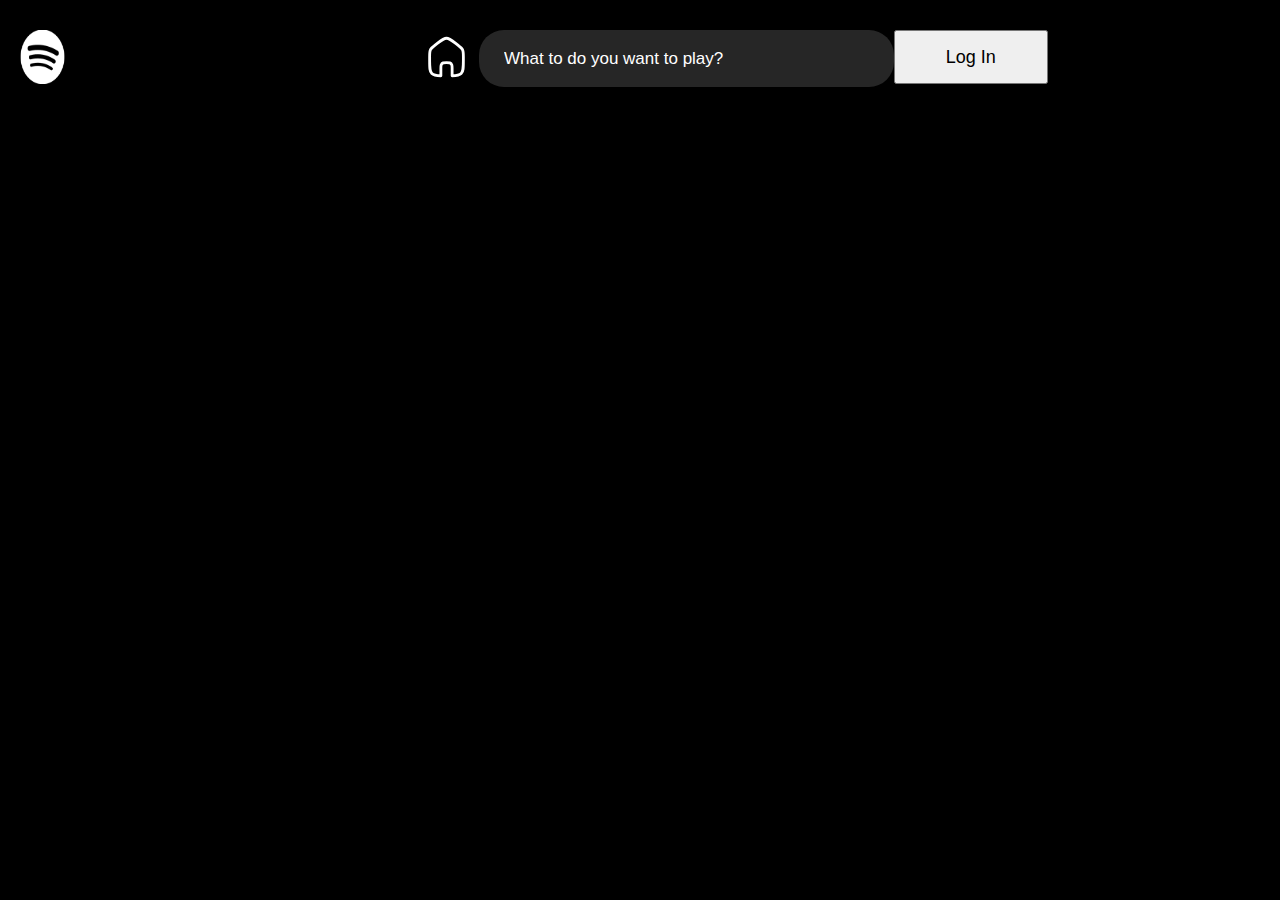
<file: index.html>
<!DOCTYPE html>
<html lang="en">

<head>
    <meta charset="UTF-8">
    <meta name="viewport" content="width=device-width, initial-scale=1.0">
    <title>spotify clone</title>
    <link rel="stylesheet" href="style.css">
</head>
<nav>
    <div class="logo">
        <div>
            <img src="download.png" alt="">
        </div>
        > <div><svg xmlns="http://www.w3.org/2000/svg" viewBox="0 0 24 24" width="24" height="24" color="#000000"
                fill="none">
                <path
                    d="M7.08848 4.76364L6.08847 5.54453C4.57182 6.72887 3.81348 7.32105 3.40674 8.15601C3 8.99097 3 9.95552 3 11.8846V13.9767C3 17.763 3 19.6562 4.17157 20.8325C5.11466 21.7793 6.52043 21.964 9 22V18.0057C9 17.0738 9 16.6078 9.15224 16.2403C9.35523 15.7502 9.74458 15.3609 10.2346 15.1579C10.6022 15.0057 11.0681 15.0057 12 15.0057C12.9319 15.0057 13.3978 15.0057 13.7654 15.1579C14.2554 15.3609 14.6448 15.7502 14.8478 16.2403C15 16.6078 15 17.0738 15 18.0057V22C17.4796 21.964 18.8853 21.7793 19.8284 20.8325C21 19.6562 21 17.763 21 13.9767V11.8846C21 9.95552 21 8.99097 20.5933 8.15601C20.1865 7.32105 19.4282 6.72887 17.9115 5.54453L16.9115 4.76364C14.5521 2.92121 13.3724 2 12 2C10.6276 2 9.44787 2.92121 7.08848 4.76364Z"
                    stroke="currentColor" stroke-width="1.5" stroke-linejoin="round" />
            </svg></div>
        <div></div>
        <input type="text" placeholder= "What to do you want to play?">
            <button>Log In</button>
    </div>
    </div>
>
</nav>

<body>

</body>

</html>
</file>
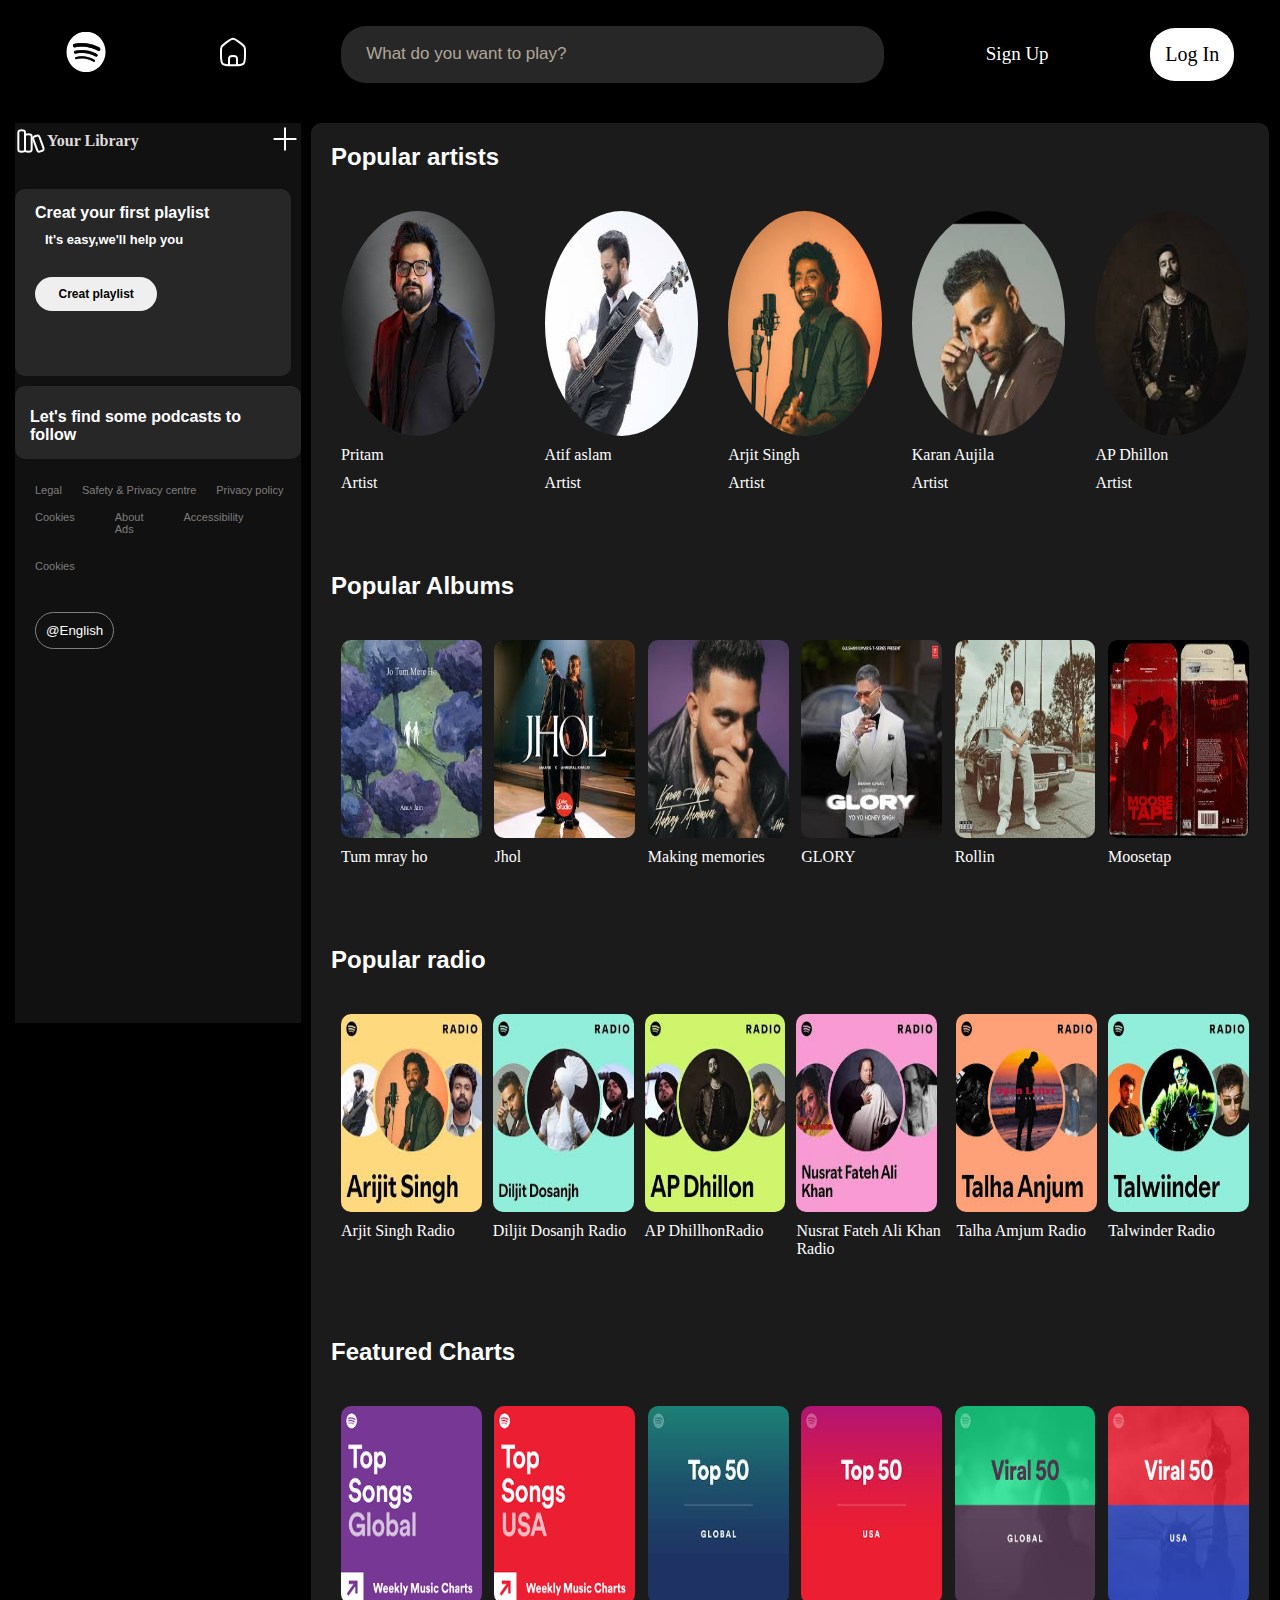
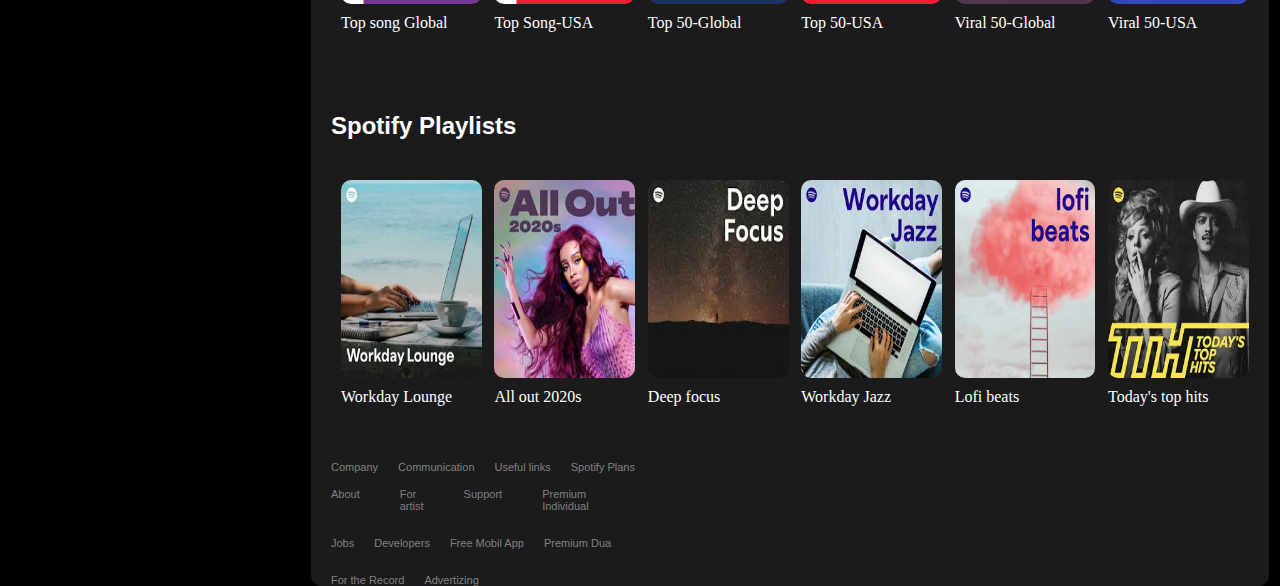
<file: Spotify.html>
<!DOCTYPE html>
<!-- saved from url=(0032)http://127.0.0.1:3000/index.html -->
<html lang="en">

<head>
    <meta http-equiv="Content-Type" content="text/html; charset=UTF-8">
    <script type="text/javascript" src="./Spotify_files/___vscode_livepreview_injected_script"></script>

    <meta name="viewport" content="width=device-width, initial-scale=1.0">
    <title>Spotify</title>
    <link rel="stylesheet" href="./Spotify_files/style.css">
</head>



<body>
    <div class="navbar">
        <div><img src="download.png" alt=""></div>
        <div><svg xmlns="http://www.w3.org/2000/svg" viewBox="0 0 24 24" width="32" height="32" color="#ffffff"
                fill="none">
                <path
                    d="M9 22L9.00192 17.9976C9.00236 17.067 9.00258 16.6017 9.15462 16.2347C9.35774 15.7443 9.74746 15.3547 10.2379 15.1519C10.6051 15 11.0704 15 12.001 15V15C12.9319 15 13.3974 15 13.7647 15.152C14.2553 15.355 14.645 15.7447 14.848 16.2353C15 16.6026 15 17.0681 15 17.999V22"
                    stroke="currentColor" stroke-width="1.5" />
                <path
                    d="M7.08848 4.76243L6.08847 5.54298C4.57181 6.72681 3.81348 7.31873 3.40674 8.15333C3 8.98792 3 9.95205 3 11.8803V13.9715C3 17.7562 3 19.6485 4.17157 20.8243C5.34315 22 7.22876 22 11 22H13C16.7712 22 18.6569 22 19.8284 20.8243C21 19.6485 21 17.7562 21 13.9715V11.8803C21 9.95205 21 8.98792 20.5933 8.15333C20.1865 7.31873 19.4282 6.72681 17.9115 5.54298L16.9115 4.76243C14.5521 2.92081 13.3724 2 12 2C10.6276 2 9.44787 2.92081 7.08848 4.76243Z"
                    stroke="currentColor" stroke-width="1.5" stroke-linejoin="round" />
            </svg></div>
        <div><input type="text" placeholder="What do you want to play?"></div>
        <button1>Sign Up</button1>
        <button2>Log In</button2>
    </div>

    </div>
    <div class="parent">
        <div class="left">
            <div class="left-header">
                <div class="library">
                    <svg xmlns="http://www.w3.org/2000/svg" viewBox="0 0 24 24" width="32" height="32" color="#ffffff"
                        fill="none">
                        <path
                            d="M7.5 17.5V6.5C7.5 5.56538 7.5 5.09808 7.29904 4.75C7.16739 4.52197 6.97803 4.33261 6.75 4.20096C6.40192 4 5.93462 4 5 4C4.06538 4 3.59808 4 3.25 4.20096C3.02197 4.33261 2.83261 4.52197 2.70096 4.75C2.5 5.09808 2.5 5.56538 2.5 6.5V17.5C2.5 18.4346 2.5 18.9019 2.70096 19.25C2.83261 19.478 3.02197 19.6674 3.25 19.799C3.59808 20 4.06538 20 5 20C5.93462 20 6.40192 20 6.75 19.799C6.97803 19.6674 7.16739 19.478 7.29904 19.25C7.5 18.9019 7.5 18.4346 7.5 17.5Z"
                            stroke="currentColor" stroke-width="1.5" stroke-linecap="round" stroke-linejoin="round" />
                        <path
                            d="M12.5 17.5V9.5C12.5 8.56538 12.5 8.09808 12.299 7.75C12.1674 7.52197 11.978 7.33261 11.75 7.20096C11.4019 7 10.9346 7 10 7C9.06538 7 8.59808 7 8.25 7.20096C8.02197 7.33261 7.83261 7.52197 7.70096 7.75C7.5 8.09808 7.5 8.56538 7.5 9.5V17.5C7.5 18.4346 7.5 18.9019 7.70096 19.25C7.83261 19.478 8.02197 19.6674 8.25 19.799C8.59808 20 9.06538 20 10 20C10.9346 20 11.4019 20 11.75 19.799C11.978 19.6674 12.1674 19.478 12.299 19.25C12.5 18.9019 12.5 18.4346 12.5 17.5Z"
                            stroke="currentColor" stroke-width="1.5" stroke-linecap="round" stroke-linejoin="round" />
                        <path
                            d="M18.6795 9.78092C18.3599 8.90175 18.2 8.46217 17.8919 8.20363C17.6902 8.03442 17.4476 7.92127 17.1883 7.87555C16.7922 7.80568 16.3527 7.9658 15.4738 8.28605C14.5959 8.60591 14.157 8.76584 13.8987 9.07376C13.7297 9.2753 13.6166 9.51773 13.5709 9.77675C13.501 10.1725 13.6606 10.6116 13.9799 11.4896L16.3754 18.0781C16.6951 18.9573 16.8549 19.3969 17.163 19.6554C17.3647 19.8246 17.6074 19.9378 17.8666 19.9835C18.2627 20.0534 18.7022 19.8933 19.5812 19.573C20.4591 19.2532 20.898 19.0932 21.1562 18.7853C21.3252 18.5838 21.4383 18.3413 21.484 18.0823C21.5539 17.6866 21.3943 17.2475 21.075 16.3694L18.6795 9.78092Z"
                            stroke="currentColor" stroke-width="1.5" stroke-linecap="round" stroke-linejoin="round" />
                    </svg>
                    <div>Your Library</div>
                </div>
                <div><svg xmlns="http://www.w3.org/2000/svg" viewBox="0 0 24 24" width="32" height="32" color="#ffffff"
                        fill="none">
                        <path d="M12 4V20M20 12H4" stroke="currentColor" stroke-width="1.5" stroke-linecap="round"
                            stroke-linejoin="round" />
                    </svg></div>
            </div>
            <div class="playlist">
                <h4>Creat your first playlist</h4>
                <p>It's easy,we'll help you</p>
                <button>Creat playlist</button>
            </div>
            <div class="podcast">
                <h4>Let's find some podcasts to follow</h4>
            </div>
            <div class="text">
                <div>Legal</div>
                <div>Safety & Privacy centre</div>
                <div>Privacy policy</div>

            </div>
            <div class="texts">
                <div>Cookies</div>
                <div>About Ads</div>
                <div>Accessibility</div>
            </div>
            <div class="text">
                <div>Cookies</div>
            </div>
            <div class="btn">
                <button>@English</button>
            </div>
        </div>

        <div class="right">
            <h2>Popular artists</h2>

            <div class="actors">

                <ul>
                    <li><img src="download.jpeg" alt="">
                        <p>Pritam</p>
                        <p>Artist</p>
                    </li>
                    <div></div>
                    <li><img src="download (1).jpeg" alt="">
                        <p>Atif aslam</p>
                        <p>Artist</p>
                    </li>
                    <li><img src="download (2).jpeg" alt="">
                        <p>Arjit Singh</p>
                        <p>Artist</p>
                    </li>
                    <li><img src="download (3).jpeg" alt="">
                        <p>Karan Aujila</p>
                        <p>Artist</p>
                    </li>
                    <li><img src="img.jpeg" alt="">
                        <p> AP Dhillon</p>
                        <p>Artist</p>
                    </li>

                </ul>


            </div>
            <div class="album">
                <h2>Popular Albums</h2>
                <div class="albums">
                    <ul>
                        <li><img src="download (5).jpeg" alt="">
                            <p>Tum mray ho</p>
                        </li>
                        <li><img src="download (6).jpeg" alt="">
                            <p>Jhol</p>
                        </li>
                        <li><img src="download (7).jpeg" alt="">
                            <p>Making memories</p>
                        </li>
                        <li><img src="download (8).jpeg" alt="">
                            <p>GLORY</p>
                        </li>
                        <li><img src="download (9).jpeg" alt="">
                            <p> Rollin</p>
                        </li>
                        <li><img src="download (10).jpeg" alt="">
                            <p>Moosetap</p>
                        </li>
                </div>
                </ul>
                <div class="radio">
                    <h2>Popular radio</h2>
                    <div class="Radio">
                        <ul>
                            <li><img src="1 r.jpeg" alt="">
                                <p>Arjit Singh Radio</p>
                            </li>
                            <li><img src="2R.jpeg" alt="">
                                <p>Diljit Dosanjh Radio</p>
                            </li>
                            <li><img src="3R.jpeg" alt="">
                                <p>AP DhillhonRadio</p>
                            </li>
                            <li><img src="4R.jpeg" alt="">
                                <p>Nusrat Fateh Ali Khan Radio</p>
                            </li>
                            <li><img src="5R.jpeg" alt="">
                                <p>Talha Amjum Radio</p>
                            </li>
                            <li><img src="6r.jpeg" alt="">
                                <p>Talwinder Radio</p>
                            </li>
                        </ul>
                        <div class="radio">
                            <h2>Featured Charts</h2>
                            <div class="Radio">
                                <ul>
                                    <li><img src="f1.png" alt="">
                                        <p>Top song Global</p>
                                    </li>
                                    <li><img src="f2.png" alt="">
                                        <p>Top Song-USA </p>
                                    </li>
                                    <li><img src="f3.jpeg" alt="">
                                        <p>Top 50-Global</p>
                                    </li>
                                    <li><img src="f4.jpeg" alt="">
                                        <p>Top 50-USA</p>
                                    </li>
                                    <li><img src="f5.jpeg" alt="">
                                        <p>Viral 50-Global</p>
                                    </li>
                                    <li><img src="f6.jpeg" alt="">
                                        <p>Viral 50-USA </p>
                                    </li>
                                </ul>
                                <div class="radio">
                                    <h2>Spotify Playlists</h2>
                                    <div class="Radio">
                                        <ul>
                                            <li><img src="p1.jpeg" alt="">
                                                <p>Workday Lounge</p>
                                            </li>
                                            <li><img src="p2.jpeg" alt="">All out 2020s </p>
                                            </li>
                                            <li><img src="p3.jpeg">
                                                <p>Deep focus</p>
                                            </li>
                                            <li><img src="p4.jpeg" alt="">
                                                <p>Workday Jazz</p>
                                            </li>
                                            <li><img src="p5.jpeg" alt="">
                                                <p>Lofi beats</p>
                                            </li>
                                            <li><img src="p6.jpeg" alt="">
                                                <p>Today's top hits</p>
                                            </li>
                                        </ul>

                                        <div class="text">
                                            <div>Company</div>
                                            <div>Communication</div>
                                            <div>Useful links</div>
                                            <div>Spotify Plans</div>

                                        </div>
                                        <div class="texts">
                                            <div>About</div>
                                            <div>For artist</div>
                                            <div>Support</div>
                                            <div>Premium Individual</div>
                                        </div>
                                        <div class="text">
                                            <div>Jobs</div>
                                            <div>Developers</div>
                                            <div>Free Mobil App</div>
                                            <div>Premium Dua</div>
                                        </div>
                                        <div class="text">
                                            <div>For the Record</div>
                                            <div>Advertizing</div>

                                        </div>

                                    </div>

                                </div>

                            </div>
                        </div>



</body>

</html>
</file>
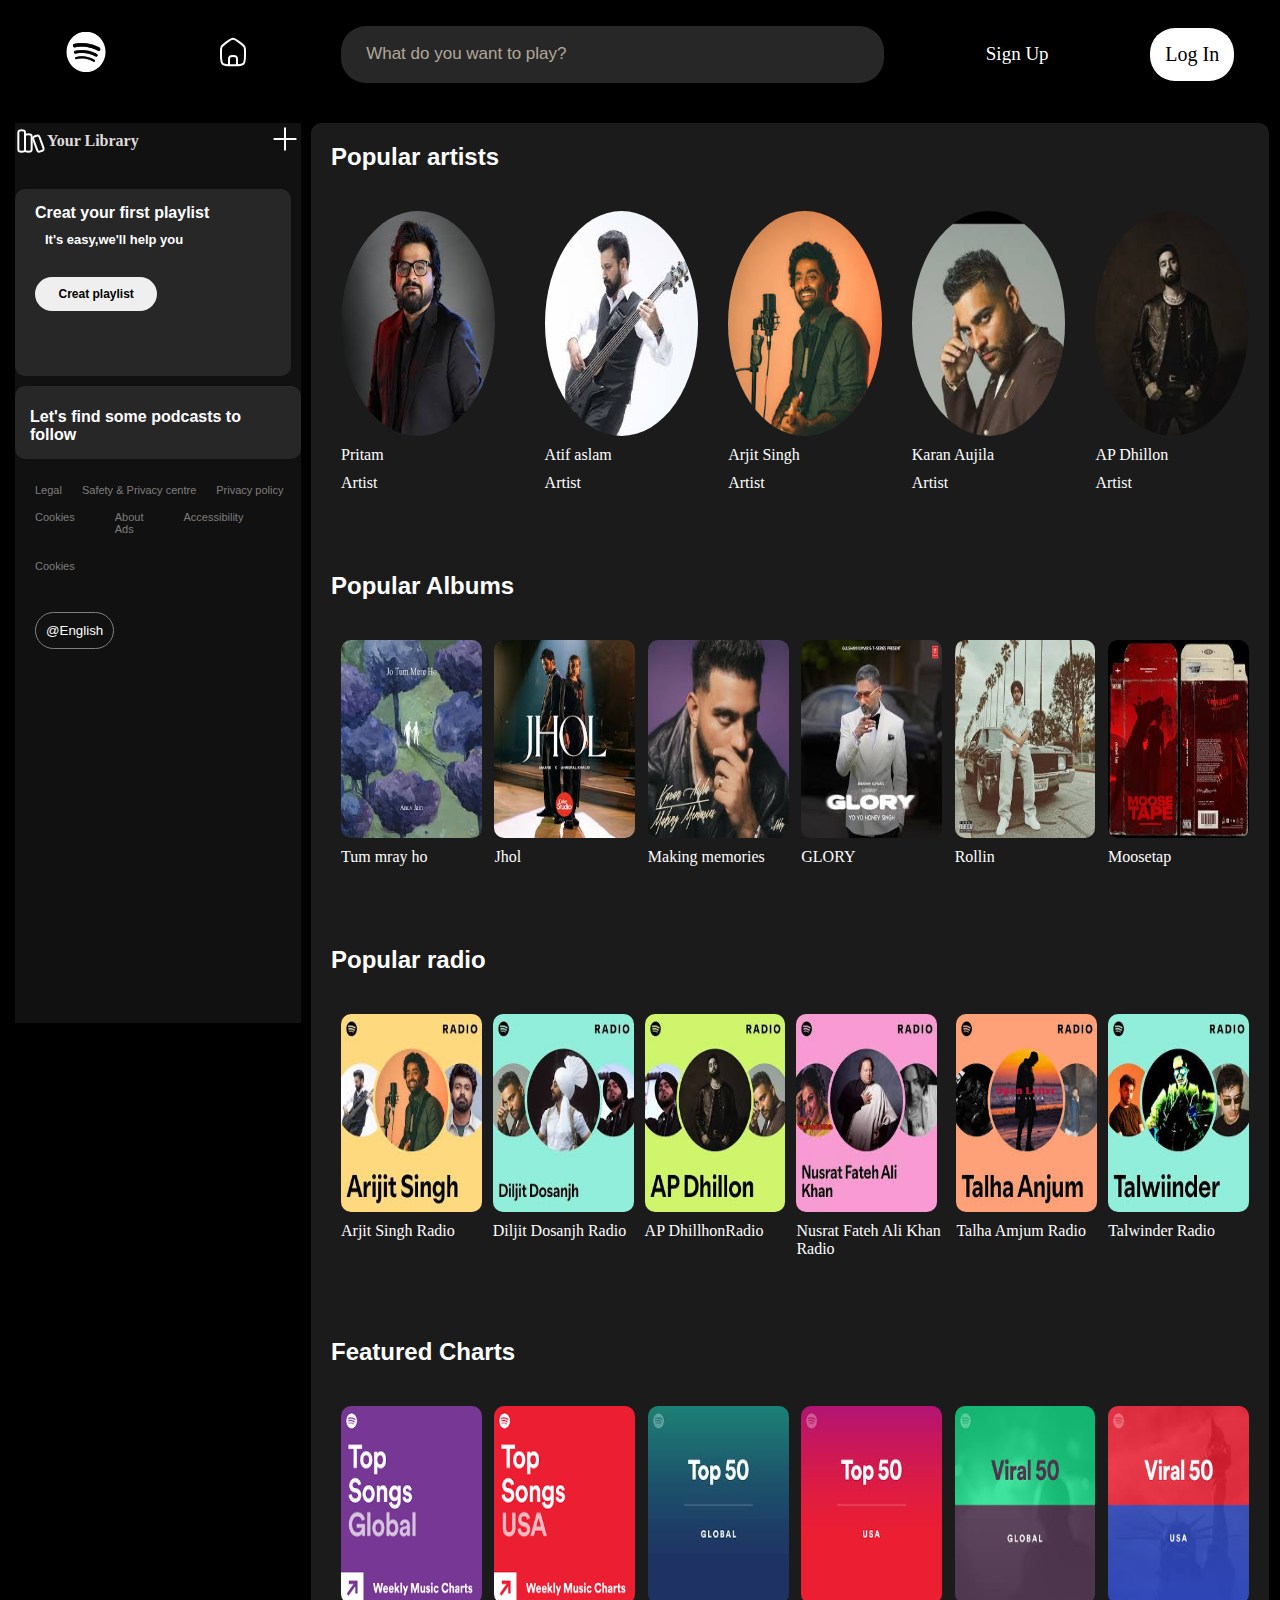
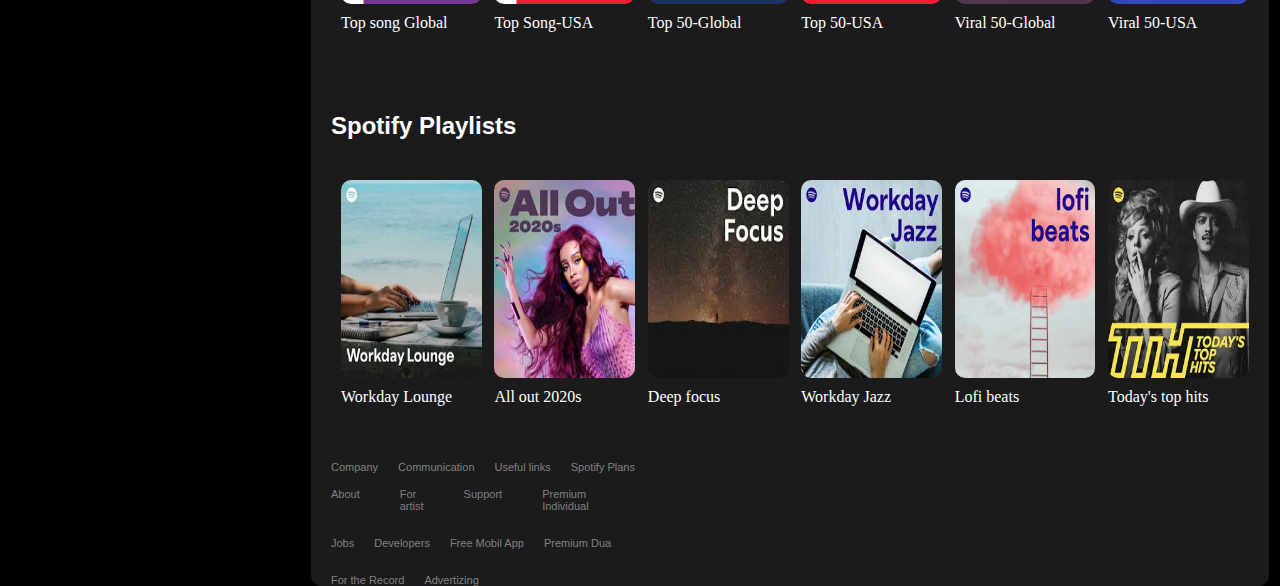
<file: Spotify1.html>
<!DOCTYPE html>
<!-- saved from url=(0053)http://127.0.0.1:3000/d:/spotify%20clone/Spotify.html -->
<html lang="en"><head><meta http-equiv="Content-Type" content="text/html; charset=UTF-8"><script type="text/javascript" src="./Spotify1_files/___vscode_livepreview_injected_script"></script>
    
    <script type="text/javascript" src="./Spotify1_files/___vscode_livepreview_injected_script(1)"></script>

    <meta name="viewport" content="width=device-width, initial-scale=1.0">
    <title>Spotify</title>
    <link rel="stylesheet" href="./Spotify1_files/style.css">
</head>



<body>
    <div class="navbar">
        <div><img src="./Spotify1_files/download.png" alt=""></div>
        <div><svg xmlns="http://www.w3.org/2000/svg" viewBox="0 0 24 24" width="32" height="32" color="#ffffff" fill="none">
                <path d="M9 22L9.00192 17.9976C9.00236 17.067 9.00258 16.6017 9.15462 16.2347C9.35774 15.7443 9.74746 15.3547 10.2379 15.1519C10.6051 15 11.0704 15 12.001 15V15C12.9319 15 13.3974 15 13.7647 15.152C14.2553 15.355 14.645 15.7447 14.848 16.2353C15 16.6026 15 17.0681 15 17.999V22" stroke="currentColor" stroke-width="1.5"></path>
                <path d="M7.08848 4.76243L6.08847 5.54298C4.57181 6.72681 3.81348 7.31873 3.40674 8.15333C3 8.98792 3 9.95205 3 11.8803V13.9715C3 17.7562 3 19.6485 4.17157 20.8243C5.34315 22 7.22876 22 11 22H13C16.7712 22 18.6569 22 19.8284 20.8243C21 19.6485 21 17.7562 21 13.9715V11.8803C21 9.95205 21 8.98792 20.5933 8.15333C20.1865 7.31873 19.4282 6.72681 17.9115 5.54298L16.9115 4.76243C14.5521 2.92081 13.3724 2 12 2C10.6276 2 9.44787 2.92081 7.08848 4.76243Z" stroke="currentColor" stroke-width="1.5" stroke-linejoin="round"></path>
            </svg></div>
        <div><input type="text" placeholder="What do you want to play?"></div>
        <button1>Sign Up</button1>
        <button2>Log In</button2>
    </div>

    
    <div class="parent">
        <div class="left">
            <div class="left-header">
                <div class="library">
                    <svg xmlns="http://www.w3.org/2000/svg" viewBox="0 0 24 24" width="32" height="32" color="#ffffff" fill="none">
                        <path d="M7.5 17.5V6.5C7.5 5.56538 7.5 5.09808 7.29904 4.75C7.16739 4.52197 6.97803 4.33261 6.75 4.20096C6.40192 4 5.93462 4 5 4C4.06538 4 3.59808 4 3.25 4.20096C3.02197 4.33261 2.83261 4.52197 2.70096 4.75C2.5 5.09808 2.5 5.56538 2.5 6.5V17.5C2.5 18.4346 2.5 18.9019 2.70096 19.25C2.83261 19.478 3.02197 19.6674 3.25 19.799C3.59808 20 4.06538 20 5 20C5.93462 20 6.40192 20 6.75 19.799C6.97803 19.6674 7.16739 19.478 7.29904 19.25C7.5 18.9019 7.5 18.4346 7.5 17.5Z" stroke="currentColor" stroke-width="1.5" stroke-linecap="round" stroke-linejoin="round"></path>
                        <path d="M12.5 17.5V9.5C12.5 8.56538 12.5 8.09808 12.299 7.75C12.1674 7.52197 11.978 7.33261 11.75 7.20096C11.4019 7 10.9346 7 10 7C9.06538 7 8.59808 7 8.25 7.20096C8.02197 7.33261 7.83261 7.52197 7.70096 7.75C7.5 8.09808 7.5 8.56538 7.5 9.5V17.5C7.5 18.4346 7.5 18.9019 7.70096 19.25C7.83261 19.478 8.02197 19.6674 8.25 19.799C8.59808 20 9.06538 20 10 20C10.9346 20 11.4019 20 11.75 19.799C11.978 19.6674 12.1674 19.478 12.299 19.25C12.5 18.9019 12.5 18.4346 12.5 17.5Z" stroke="currentColor" stroke-width="1.5" stroke-linecap="round" stroke-linejoin="round"></path>
                        <path d="M18.6795 9.78092C18.3599 8.90175 18.2 8.46217 17.8919 8.20363C17.6902 8.03442 17.4476 7.92127 17.1883 7.87555C16.7922 7.80568 16.3527 7.9658 15.4738 8.28605C14.5959 8.60591 14.157 8.76584 13.8987 9.07376C13.7297 9.2753 13.6166 9.51773 13.5709 9.77675C13.501 10.1725 13.6606 10.6116 13.9799 11.4896L16.3754 18.0781C16.6951 18.9573 16.8549 19.3969 17.163 19.6554C17.3647 19.8246 17.6074 19.9378 17.8666 19.9835C18.2627 20.0534 18.7022 19.8933 19.5812 19.573C20.4591 19.2532 20.898 19.0932 21.1562 18.7853C21.3252 18.5838 21.4383 18.3413 21.484 18.0823C21.5539 17.6866 21.3943 17.2475 21.075 16.3694L18.6795 9.78092Z" stroke="currentColor" stroke-width="1.5" stroke-linecap="round" stroke-linejoin="round"></path>
                    </svg>
                    <div>Your Library</div>
                </div>
                <div><svg xmlns="http://www.w3.org/2000/svg" viewBox="0 0 24 24" width="32" height="32" color="#ffffff" fill="none">
                        <path d="M12 4V20M20 12H4" stroke="currentColor" stroke-width="1.5" stroke-linecap="round" stroke-linejoin="round"></path>
                    </svg></div>
            </div>
            <div class="playlist">
                <h4>Creat your first playlist</h4>
                <p>It's easy,we'll help you</p>
                <button>Creat playlist</button>
            </div>
            <div class="podcast">
                <h4>Let's find some podcasts to follow</h4>
            </div>
            <div class="text">
                <div>Legal</div>
                <div>Safety &amp; Privacy centre</div>
                <div>Privacy policy</div>

            </div>
            <div class="texts">
                <div>Cookies</div>
                <div>About Ads</div>
                <div>Accessibility</div>
            </div>
            <div class="text">
                <div>Cookies</div>
            </div>
            <div class="btn">
                <button>@English</button>
            </div>
        </div>

        <div class="right">
            <h2>Popular artists</h2>

            <div class="actors">

                <ul>
                    <li><img src="./Spotify1_files/download.jpeg" alt="">
                        <p>Pritam</p>
                        <p>Artist</p>
                    </li>
                    <div></div>
                    <li><img src="./Spotify1_files/download (1).jpeg" alt="">
                        <p>Atif aslam</p>
                        <p>Artist</p>
                    </li>
                    <li><img src="./Spotify1_files/download (2).jpeg" alt="">
                        <p>Arjit Singh</p>
                        <p>Artist</p>
                    </li>
                    <li><img src="./Spotify1_files/download (3).jpeg" alt="">
                        <p>Karan Aujila</p>
                        <p>Artist</p>
                    </li>
                    <li><img src="./Spotify1_files/img.jpeg" alt="">
                        <p> AP Dhillon</p>
                        <p>Artist</p>
                    </li>

                </ul>


            </div>
            <div class="album">
                <h2>Popular Albums</h2>
                <div class="albums">
                    <ul>
                        <li><img src="./Spotify1_files/download (5).jpeg" alt="">
                            <p>Tum mray ho</p>
                        </li>
                        <li><img src="./Spotify1_files/download (6).jpeg" alt="">
                            <p>Jhol</p>
                        </li>
                        <li><img src="./Spotify1_files/download (7).jpeg" alt="">
                            <p>Making memories</p>
                        </li>
                        <li><img src="./Spotify1_files/download (8).jpeg" alt="">
                            <p>GLORY</p>
                        </li>
                        <li><img src="./Spotify1_files/download (9).jpeg" alt="">
                            <p> Rollin</p>
                        </li>
                        <li><img src="./Spotify1_files/download (10).jpeg" alt="">
                            <p>Moosetap</p>
                        </li>
                </ul></div>
                
                <div class="radio">
                    <h2>Popular radio</h2>
                    <div class="Radio">
                        <ul>
                            <li><img src="./Spotify1_files/1 r.jpeg" alt="">
                                <p>Arjit Singh Radio</p>
                            </li>
                            <li><img src="./Spotify1_files/2R.jpeg" alt="">
                                <p>Diljit Dosanjh Radio</p>
                            </li>
                            <li><img src="./Spotify1_files/3R.jpeg" alt="">
                                <p>AP DhillhonRadio</p>
                            </li>
                            <li><img src="./Spotify1_files/4R.jpeg" alt="">
                                <p>Nusrat Fateh Ali Khan Radio</p>
                            </li>
                            <li><img src="./Spotify1_files/5R.jpeg" alt="">
                                <p>Talha Amjum Radio</p>
                            </li>
                            <li><img src="./Spotify1_files/6r.jpeg" alt="">
                                <p>Talwinder Radio</p>
                            </li>
                        </ul>
                        <div class="radio">
                            <h2>Featured Charts</h2>
                            <div class="Radio">
                                <ul>
                                    <li><img src="./Spotify1_files/f1.png" alt="">
                                        <p>Top song Global</p>
                                    </li>
                                    <li><img src="./Spotify1_files/f2.png" alt="">
                                        <p>Top Song-USA </p>
                                    </li>
                                    <li><img src="./Spotify1_files/f3.jpeg" alt="">
                                        <p>Top 50-Global</p>
                                    </li>
                                    <li><img src="./Spotify1_files/f4.jpeg" alt="">
                                        <p>Top 50-USA</p>
                                    </li>
                                    <li><img src="./Spotify1_files/f5.jpeg" alt="">
                                        <p>Viral 50-Global</p>
                                    </li>
                                    <li><img src="./Spotify1_files/f6.jpeg" alt="">
                                        <p>Viral 50-USA </p>
                                    </li>
                                </ul>
                                <div class="radio">
                                    <h2>Spotify Playlists</h2>
                                    <div class="Radio">
                                        <ul>
                                            <li><img src="./Spotify1_files/p1.jpeg" alt="">
                                                <p>Workday Lounge</p>
                                            </li>
                                            <li><img src="./Spotify1_files/p2.jpeg" alt="">All out 2020s <p></p>
                                            </li>
                                            <li><img src="./Spotify1_files/p3.jpeg">
                                                <p>Deep focus</p>
                                            </li>
                                            <li><img src="./Spotify1_files/p4.jpeg" alt="">
                                                <p>Workday Jazz</p>
                                            </li>
                                            <li><img src="./Spotify1_files/p5.jpeg" alt="">
                                                <p>Lofi beats</p>
                                            </li>
                                            <li><img src="./Spotify1_files/p6.jpeg" alt="">
                                                <p>Today's top hits</p>
                                            </li>
                                        </ul>

                                        <div class="text">
                                            <div>Company</div>
                                            <div>Communication</div>
                                            <div>Useful links</div>
                                            <div>Spotify Plans</div>

                                        </div>
                                        <div class="texts">
                                            <div>About</div>
                                            <div>For artist</div>
                                            <div>Support</div>
                                            <div>Premium Individual</div>
                                        </div>
                                        <div class="text">
                                            <div>Jobs</div>
                                            <div>Developers</div>
                                            <div>Free Mobil App</div>
                                            <div>Premium Dua</div>
                                        </div>
                                        <div class="text">
                                            <div>For the Record</div>
                                            <div>Advertizing</div>

                                        </div>

                                    </div>

                                </div>

                            </div>
                        </div>





</div></div></div></div></div></body></html>
</file>
<file: style.css>
* {
    margin: 0%;
    padding: 0;
}

html body {
    width: 100%;
    height: 100%;
    background-color: black;
}

div.logo {
    display: flex;
    padding-top: 30px;
    width: 100%;
}

nav img {
    background-color: black;
    width: 5vh;
    height: 6vh;
    padding-left: 20px;

}


svg {
    width: 5vh;
    height: 6vh;
    color: white;
    padding-bottom: 20px;
    padding-left: 350px;
    padding-right: 10px;
}

input {
    background-color: rgba(128, 128, 128, 0.295);
    width: 30vw;
    height: 5vh;
    font-size: 17px;
    border: none;
    border-radius: 25px;
    padding: 6px;
    padding-left: 25px;


}

::placeholder {
    color: white;
}


button {
    font-size: large;
    width: 12vw;
    height: 6vh;
 
}
</file>
<file: Spotify_files/style.css>
* {
    margin: 0;
    padding: 0;
    box-sizing: content-box;
}

html,
body {
    height: 100%;
    width: 100%;
    background-color: black;
}

.navbar {
    display: flex;
    justify-content: space-around;
    align-items: center;
    width: 100%;
    background-color: black;
    height: 12%;
}

.navbar img {
    height: 40px;
    width: 40px;
    padding: 20px;
}

.navbar button1 {
    padding: 10px;
    font-size: 19px;
    color: white;

}

.navbar button2 {
    background-color: white;
    padding: 15px;
    font-size: 20px;
    border: none;
    border-radius: 25px;


}

input {
    background-color: rgba(128, 128, 128, 0.301);
    width: 40vw;
    height: 5vh;
    font-size: 17px;
    border: none;
    border-radius: 25px;
    padding: 6px;
    padding-left: 25px;

}

::placeholder {
    color: rgba(250, 235, 215, 0.658);
}

.parent {
    height: 100%;
    display: flex;
    padding: 15px;
    gap: 10px;
}


.left {
    background-color: rgba(128, 128, 128, 0.13);
    height: 100vh;
    width: 23vw;
    color: rgba(245, 240, 240, 0.904);
    font-size: medium;
    font-weight: 600;
    position: ;
}

.library {
    display: flex;
    justify-content: center;
    align-items: center;
}

.left .left-header {
    width: 100%;
    height: fit-content;
    display: flex;
    justify-content: space-between;
    align-items: center;
}

.playlist {
    width: fit-content;
    padding-top: 15px;
    padding-bottom: 10px;
    padding-left: 20px;
    color: white;
    background-color: rgba(128, 128, 128, 0.199);
    margin-top: 30px;
    width: 20vw;
    height: 18vh;
    font-family: sans-serif;
    border: none;
    border-radius: 10px;
}


.playlist p {
    padding: 10px;
    font-size: small;
    padding-bottom: 30px;

}


.playlist button {
    padding: 10px;
    width: 8vw;
    border: none;
    border-radius: 25px;
    font-size: 12px;
    font-weight: bold;
    font-family: Arial, Helvetica, sans-serif;


}

.podcast {
    background-color: rgba(128, 128, 128, 0.199);
    padding: 15px;
    margin-top: 10px;
    color: white;
    font-family: sans-serif;
    padding-top: 22px;
    border: none;
    border-radius: 10px;
    width: 20vw;
}

.text {
    color: rgba(209, 205, 205, 0.585);
    display: flex;
    padding-top: 25px;
    font-weight: lighter;
    gap: 20px;
    font-size: 11px;
    padding-left: 20px;
    font-family: sans-serif;
}

.texts {
    color: rgba(209, 205, 205, 0.582);
    display: flex;
    font-weight: lighter;
    padding-top: 15px;
    gap: 40px;
    font-size: 11px;
    padding-left: 20px;
    font-family: sans-serif;
    width: 20px;
}

.btn {
    padding-left: 20px;
    padding-top: 40px;
}

.btn button {
    color: white;
    background-color: transparent;
    padding: 10px;
    border: solid gray 1px;
    border-radius: 20px;
}

.right {
    background-color: rgba(128, 128, 128, 0.212);
    height: fit-content;
    width: 75vw;
    border: none;
    border-radius: 10px;

}

.right h2 {
    color: white;
    padding: 20px;
    font-family: sans-serif
}

.actors ul {
    padding-top: 20px;
    display: flex;
    justify-content: space-between;
    gap: 20px;
    padding: 20px;


}

.actors ul li {
    color: white;
    padding-left: 10px;
    display: flex;
    flex-direction: column;
    justify-content: flex-start;
    gap: 10px;
}

.actors img {
    width: 12vw;
    height: 25vh;
    border-radius: 100%;
    left: 0;
}


.album h2 {
    color: white;
    padding: 20px;
    font-family: sans-serif;
    padding-top: 60px;

}

.albums ul {
    padding-top: 2px;
    display: flex;
    justify-content: space-between;
    gap: 1px;
    padding: 20px;

}

.albums ul li {
    color: white;
    padding-left: 10px;
    display: flex;
    flex-direction: column;
    justify-content: flex-start;
    gap: 10px;

}

.albums img {
    width: 11vw;
    height: 22vh;
    border: none;
    border-radius: 10px;

}

.Radio h2 {
    color: white;
    padding: 20px;
    font-family: sans-serif;
    padding-top: 60px;

}

.Radio ul {
    padding-top: 2px;
    display: flex;
    justify-content: space-between;
    gap: 1px;
    padding: 20px;


}

.Radio ul li {
    color: white;
    padding-left: 10px;
    display: flex;
    flex-direction: column;
    justify-content: flex-start;
    gap: 10px;
}

.Radio img {
    width: 11vw;
    height: 22vh;
    border: none;
    border-radius: 10px;

}
</file>
<file: Spotify1_files/style.css>
* {
    margin: 0;
    padding: 0;
    box-sizing: content-box;
}

html,
body {
    height: 100%;
    width: 100%;
    background-color: black;
}

.navbar {
    display: flex;
    justify-content: space-around;
    align-items: center;
    width: 100%;
    background-color: black;
    height: 12%;
}

.navbar img {
    height: 40px;
    width: 40px;
    padding: 20px;
}

.navbar button1 {
    padding: 10px;
    font-size: 19px;
    color: white;

}

.navbar button2 {
    background-color: white;
    padding: 15px;
    font-size: 20px;
    border: none;
    border-radius: 25px;


}

input {
    background-color: rgba(128, 128, 128, 0.301);
    width: 40vw;
    height: 5vh;
    font-size: 17px;
    border: none;
    border-radius: 25px;
    padding: 6px;
    padding-left: 25px;

}

::placeholder {
    color: rgba(250, 235, 215, 0.658);
}

.parent {
    height: 100%;
    display: flex;
    padding: 15px;
    gap: 10px;
}


.left {
    background-color: rgba(128, 128, 128, 0.13);
    height: 100vh;
    width: 23vw;
    color: rgba(245, 240, 240, 0.904);
    font-size: medium;
    font-weight: 600;
    position: ;
}

.library {
    display: flex;
    justify-content: center;
    align-items: center;
}

.left .left-header {
    width: 100%;
    height: fit-content;
    display: flex;
    justify-content: space-between;
    align-items: center;
}

.playlist {
    width: fit-content;
    padding-top: 15px;
    padding-bottom: 10px;
    padding-left: 20px;
    color: white;
    background-color: rgba(128, 128, 128, 0.199);
    margin-top: 30px;
    width: 20vw;
    height: 18vh;
    font-family: sans-serif;
    border: none;
    border-radius: 10px;
}


.playlist p {
    padding: 10px;
    font-size: small;
    padding-bottom: 30px;

}


.playlist button {
    padding: 10px;
    width: 8vw;
    border: none;
    border-radius: 25px;
    font-size: 12px;
    font-weight: bold;
    font-family: Arial, Helvetica, sans-serif;


}

.podcast {
    background-color: rgba(128, 128, 128, 0.199);
    padding: 15px;
    margin-top: 10px;
    color: white;
    font-family: sans-serif;
    padding-top: 22px;
    border: none;
    border-radius: 10px;
    width: 20vw;
}

.text {
    color: rgba(209, 205, 205, 0.585);
    display: flex;
    padding-top: 25px;
    font-weight: lighter;
    gap: 20px;
    font-size: 11px;
    padding-left: 20px;
    font-family: sans-serif;
}

.texts {
    color: rgba(209, 205, 205, 0.582);
    display: flex;
    font-weight: lighter;
    padding-top: 15px;
    gap: 40px;
    font-size: 11px;
    padding-left: 20px;
    font-family: sans-serif;
    width: 20px;
}

.btn {
    padding-left: 20px;
    padding-top: 40px;
}

.btn button {
    color: white;
    background-color: transparent;
    padding: 10px;
    border: solid gray 1px;
    border-radius: 20px;
}

.right {
    background-color: rgba(128, 128, 128, 0.212);
    height: fit-content;
    width: 75vw;
    border: none;
    border-radius: 10px;

}

.right h2 {
    color: white;
    padding: 20px;
    font-family: sans-serif
}

.actors ul {
    padding-top: 20px;
    display: flex;
    justify-content: space-between;
    gap: 20px;
    padding: 20px;


}

.actors ul li {
    color: white;
    padding-left: 10px;
    display: flex;
    flex-direction: column;
    justify-content: flex-start;
    gap: 10px;
}

.actors img {
    width: 12vw;
    height: 25vh;
    border-radius: 100%;
    left: 0;
}


.album h2 {
    color: white;
    padding: 20px;
    font-family: sans-serif;
    padding-top: 60px;

}

.albums ul {
    padding-top: 2px;
    display: flex;
    justify-content: space-between;
    gap: 1px;
    padding: 20px;

}

.albums ul li {
    color: white;
    padding-left: 10px;
    display: flex;
    flex-direction: column;
    justify-content: flex-start;
    gap: 10px;

}

.albums img {
    width: 11vw;
    height: 22vh;
    border: none;
    border-radius: 10px;

}

.Radio h2 {
    color: white;
    padding: 20px;
    font-family: sans-serif;
    padding-top: 60px;

}

.Radio ul {
    padding-top: 2px;
    display: flex;
    justify-content: space-between;
    gap: 1px;
    padding: 20px;


}

.Radio ul li {
    color: white;
    padding-left: 10px;
    display: flex;
    flex-direction: column;
    justify-content: flex-start;
    gap: 10px;
}

.Radio img {
    width: 11vw;
    height: 22vh;
    border: none;
    border-radius: 10px;

}
</file>
